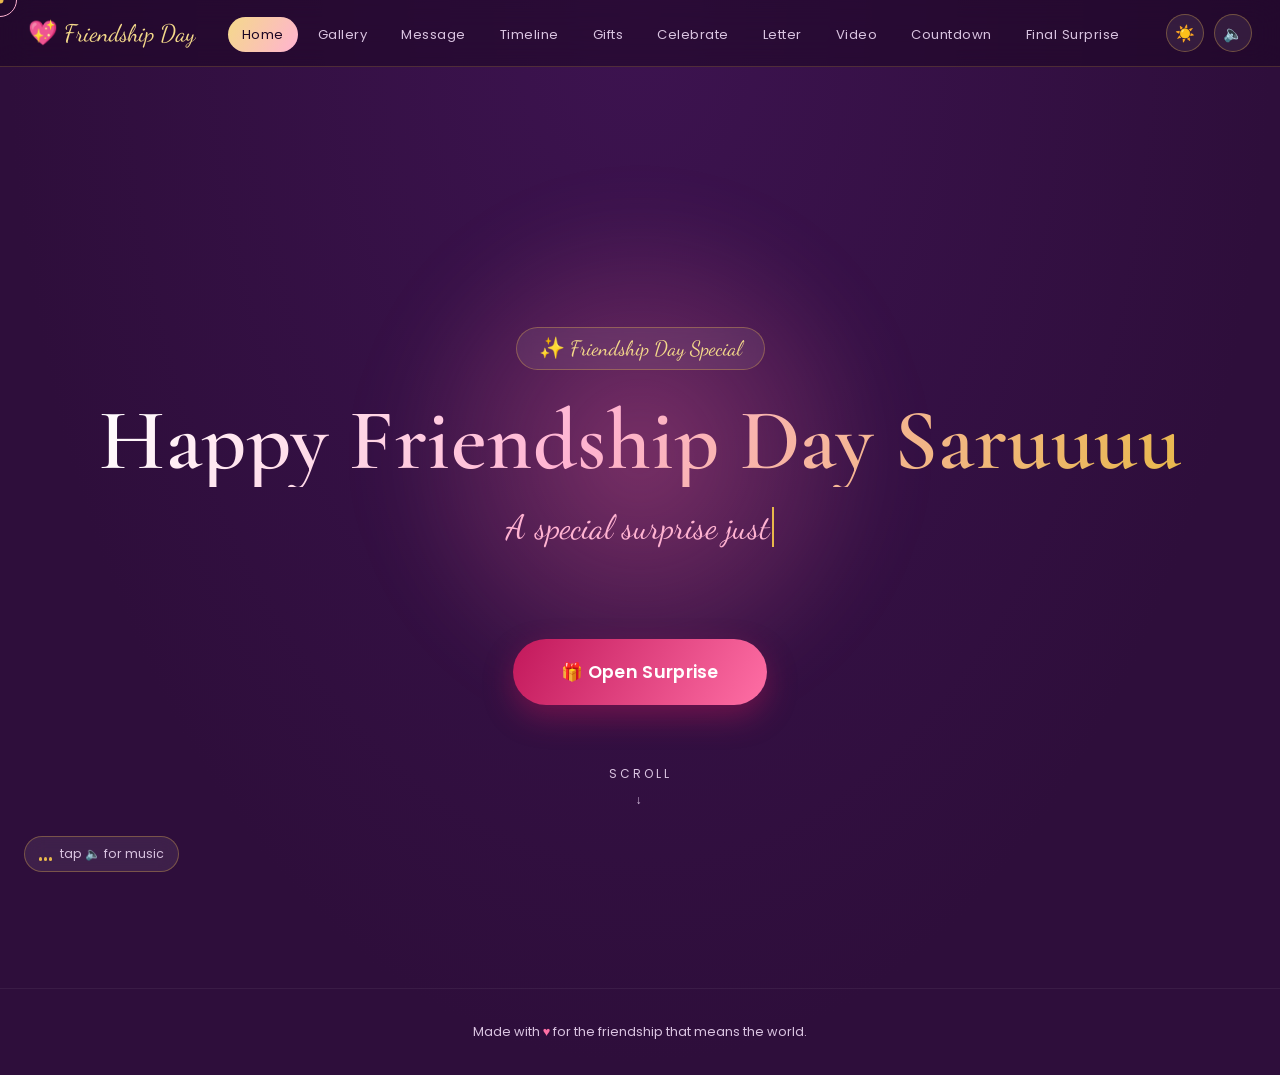
<file: index.html>
<!DOCTYPE html>
<html lang="en">
<head>
<meta charset="UTF-8">
<meta name="viewport" content="width=device-width, initial-scale=1.0">
<title>Happy Friendship Day ❤️ | A Surprise For You</title>
<meta name="description" content="A beautiful Friendship Day surprise — memories, messages, gifts, and a countdown, made just for you.">
<link rel="preconnect" href="https://fonts.googleapis.com">
<link rel="stylesheet" href="css/style.css">
</head>
<body>

  <div id="loading-screen">
    <div class="loader-heart">💗</div>
    <div class="loader-text">wrapping up something special…</div>
  </div>

  <div id="scroll-progress"></div>
  <canvas id="fx-canvas"></canvas>
  <div class="cursor-dot"></div>
  <div class="cursor-ring"></div>

  <nav class="navbar">
    <a href="index.html" class="nav-brand">💖 Friendship Day</a>
    <div class="nav-toggle" id="nav-toggle"><span></span><span></span><span></span></div>
    <ul class="nav-links">
      <li><a href="index.html">Home</a></li>
      <li><a href="gallery.html">Gallery</a></li>
      <li><a href="message.html">Message</a></li>
      <li><a href="timeline.html">Timeline</a></li>
      <li><a href="gifts.html">Gifts</a></li>
      <li><a href="celebrate.html">Celebrate</a></li>
      <li><a href="letter.html">Letter</a></li>
      <li><a href="video.html">Video</a></li>
      <li><a href="countdown.html">Countdown</a></li>
      <li><a href="final.html">Final Surprise</a></li>
    </ul>
    <div class="nav-controls">
      <button class="icon-btn" id="theme-toggle" aria-label="Toggle theme">☀️</button>
      <button class="icon-btn" id="music-toggle" aria-label="Toggle music">🔈</button>
    </div>
  </nav>

  <main>
    <section class="hero">
      <div class="hero-glow"></div>
      <div class="hero-badge">✨ Friendship Day Special</div>
      <h1>Happy Friendship Day Saruuuu</h1>
      <div id="typewriter" data-lines='["A special surprise just for you ❤️","Made with love, just for you 💫","Every friendship has a story… here is ours 💖"]'></div>
      <a href="gallery.html" class="btn btn-lg">
        <span>🎁 Open Surprise</span>
      </a>
      <div class="scroll-hint">scroll</div>
    </section>
  </main>

  <footer>
    Made with <span class="fh">♥</span> for the friendship that means the world.
  </footer>

  <div id="music-badge">
    <div class="eq paused"><span></span><span></span><span></span></div>
    tap 🔈 for music
  </div>
  <button id="back-to-top" aria-label="Back to top">↑</button>
  <audio id="bg-music" loop preload="none">
    <source src="assets/music/theme.mp3" type="audio/mpeg">
  </audio>

  <script src="js/script.js"></script>
</body>
</html>
</file>
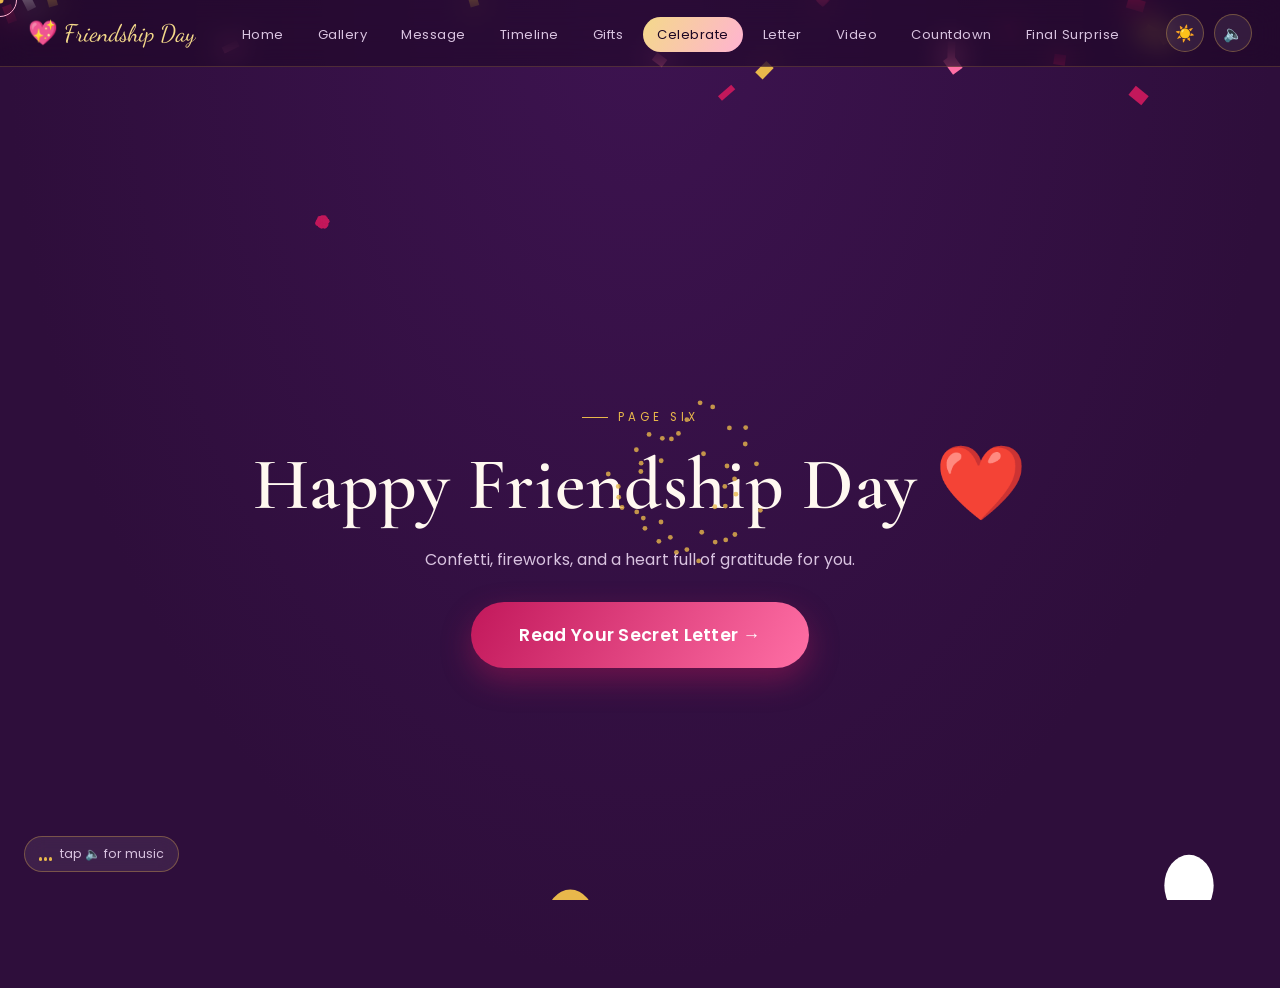
<file: celebrate.html>
<!DOCTYPE html>
<html lang="en">
<head>
<meta charset="UTF-8">
<meta name="viewport" content="width=device-width, initial-scale=1.0">
<title>Celebration | Happy Friendship Day ❤️</title>
<meta name="description" content="A little celebration, just for the two of you.">
<link rel="stylesheet" href="css/style.css">
</head>
<body>

  <div id="loading-screen"><div class="loader-heart">💗</div><div class="loader-text">setting off the fireworks…</div></div>
  <div id="scroll-progress"></div>
  <canvas id="fx-canvas"></canvas>
  <div class="cursor-dot"></div><div class="cursor-ring"></div>

  <nav class="navbar">
    <a href="index.html" class="nav-brand">💖 Friendship Day</a>
    <div class="nav-toggle" id="nav-toggle"><span></span><span></span><span></span></div>
    <ul class="nav-links">
      <li><a href="index.html">Home</a></li>
      <li><a href="gallery.html">Gallery</a></li>
      <li><a href="message.html">Message</a></li>
      <li><a href="timeline.html">Timeline</a></li>
      <li><a href="gifts.html">Gifts</a></li>
      <li><a href="celebrate.html">Celebrate</a></li>
      <li><a href="letter.html">Letter</a></li>
      <li><a href="video.html">Video</a></li>
      <li><a href="countdown.html">Countdown</a></li>
      <li><a href="final.html">Final Surprise</a></li>
    </ul>
    <div class="nav-controls">
      <button class="icon-btn" id="theme-toggle" aria-label="Toggle theme">☀️</button>
      <button class="icon-btn" id="music-toggle" aria-label="Toggle music">🔈</button>
    </div>
  </nav>

  <main>
    <section class="celebrate-stage">
      <div class="eyebrow">Page Six</div>
      <h1>Happy Friendship Day ❤️</h1>
      <p>Confetti, fireworks, and a heart full of gratitude for you.</p>
      <a href="letter.html" class="btn btn-lg"><span>Read Your Secret Letter →</span></a>
    </section>
  </main>

  <canvas id="celebrate-canvas"></canvas>

  <div id="music-badge"><div class="eq paused"><span></span><span></span><span></span></div>tap 🔈 for music</div>
  <button id="back-to-top" aria-label="Back to top">↑</button>
  <audio id="bg-music" loop preload="none"><source src="assets/music/theme.mp3" type="audio/mpeg"></audio>

  <script src="js/script.js"></script>
</body>
</html>
</file>
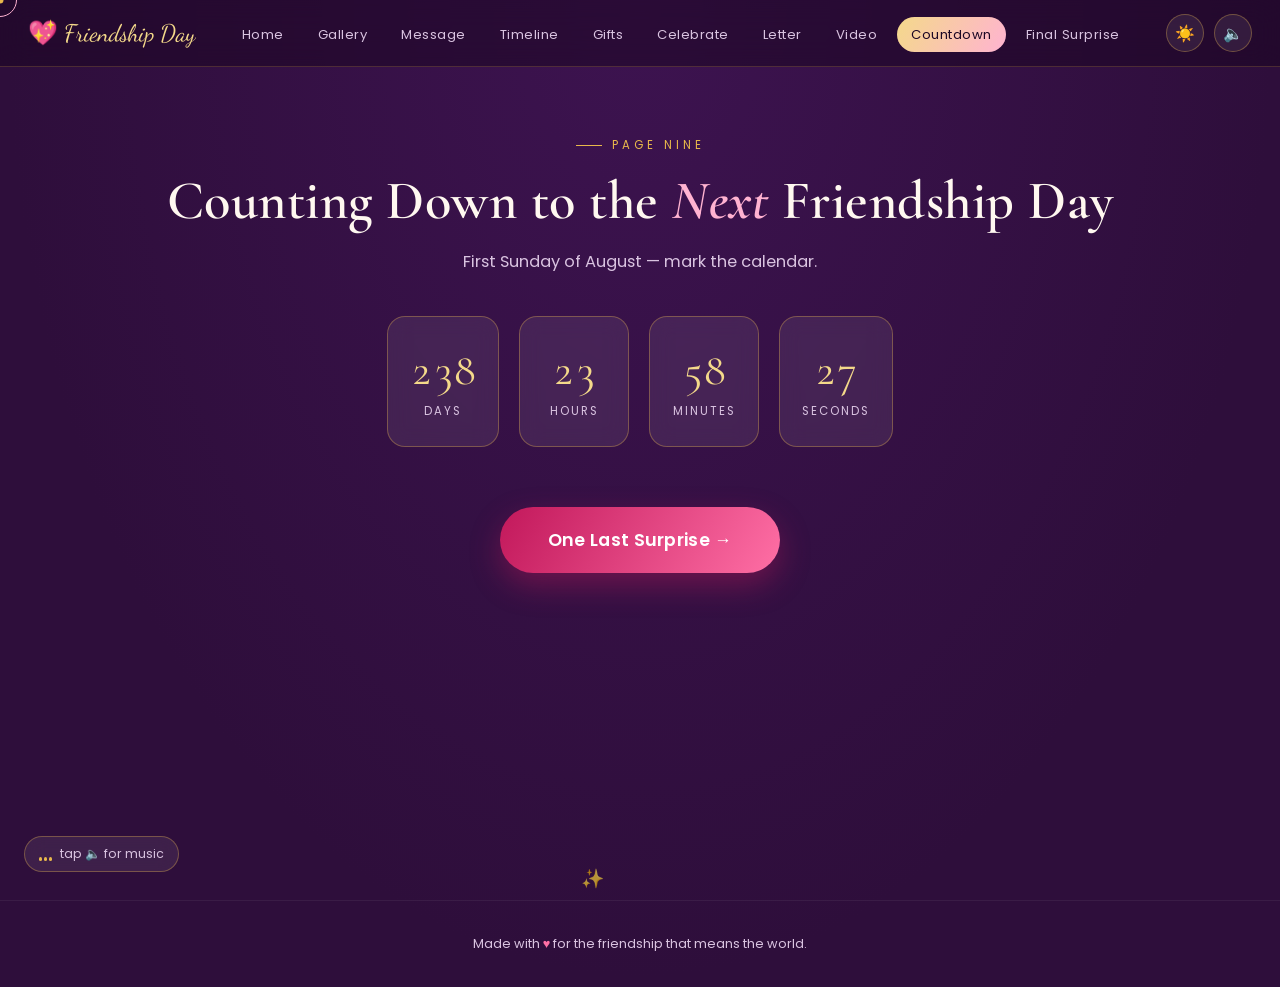
<file: countdown.html>
<!DOCTYPE html>
<html lang="en">
<head>
<meta charset="UTF-8">
<meta name="viewport" content="width=device-width, initial-scale=1.0">
<title>Countdown | Happy Friendship Day ❤️</title>
<meta name="description" content="Counting down to the next Friendship Day.">
<link rel="stylesheet" href="css/style.css">
</head>
<body>

  <div id="loading-screen"><div class="loader-heart">💗</div><div class="loader-text">winding the clock…</div></div>
  <div id="scroll-progress"></div>
  <canvas id="fx-canvas"></canvas>
  <div class="cursor-dot"></div><div class="cursor-ring"></div>

  <nav class="navbar">
    <a href="index.html" class="nav-brand">💖 Friendship Day</a>
    <div class="nav-toggle" id="nav-toggle"><span></span><span></span><span></span></div>
    <ul class="nav-links">
      <li><a href="index.html">Home</a></li>
      <li><a href="gallery.html">Gallery</a></li>
      <li><a href="message.html">Message</a></li>
      <li><a href="timeline.html">Timeline</a></li>
      <li><a href="gifts.html">Gifts</a></li>
      <li><a href="celebrate.html">Celebrate</a></li>
      <li><a href="letter.html">Letter</a></li>
      <li><a href="video.html">Video</a></li>
      <li><a href="countdown.html">Countdown</a></li>
      <li><a href="final.html">Final Surprise</a></li>
    </ul>
    <div class="nav-controls">
      <button class="icon-btn" id="theme-toggle" aria-label="Toggle theme">☀️</button>
      <button class="icon-btn" id="music-toggle" aria-label="Toggle music">🔈</button>
    </div>
  </nav>

  <main>
    <section class="page-section countdown-wrap">
      <div class="eyebrow" style="justify-content:center;">Page Nine</div>
      <h2 class="section-title">Counting Down to the <em>Next</em> Friendship Day</h2>
      <p class="section-sub" style="margin:0 auto 10px;">First Sunday of August — mark the calendar.</p>

      <div class="countdown-grid" id="countdown">
        <div class="count-box"><div class="num" id="cd-days">00</div><div class="label">Days</div></div>
        <div class="count-box"><div class="num" id="cd-hours">00</div><div class="label">Hours</div></div>
        <div class="count-box"><div class="num" id="cd-mins">00</div><div class="label">Minutes</div></div>
        <div class="count-box"><div class="num" id="cd-secs">00</div><div class="label">Seconds</div></div>
      </div>

      <div style="margin-top:60px;">
        <a href="final.html" class="btn btn-lg"><span>One Last Surprise →</span></a>
      </div>
    </section>
  </main>

  <footer>Made with <span class="fh">♥</span> for the friendship that means the world.</footer>

  <div id="music-badge"><div class="eq paused"><span></span><span></span><span></span></div>tap 🔈 for music</div>
  <button id="back-to-top" aria-label="Back to top">↑</button>
  <audio id="bg-music" loop preload="none"><source src="assets/music/theme.mp3" type="audio/mpeg"></audio>

  <script src="js/script.js"></script>
</body>
</html>
</file>
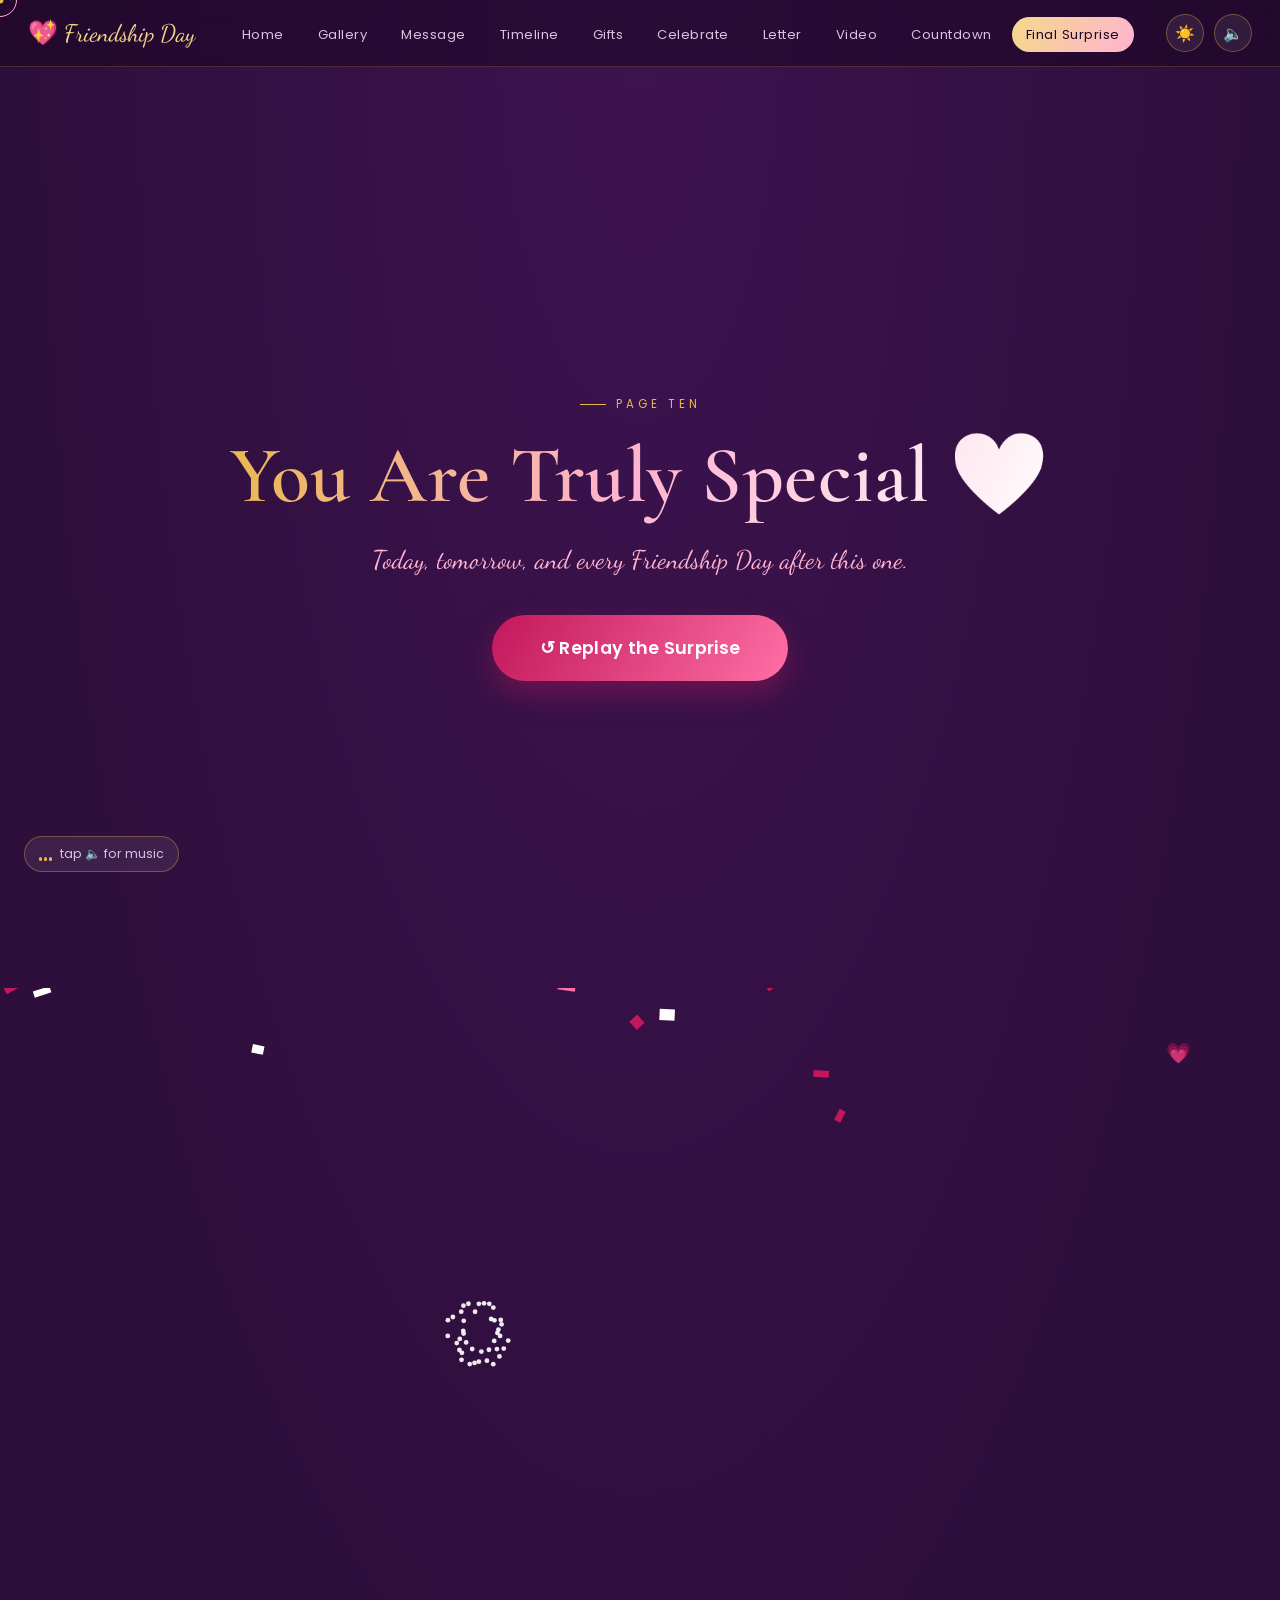
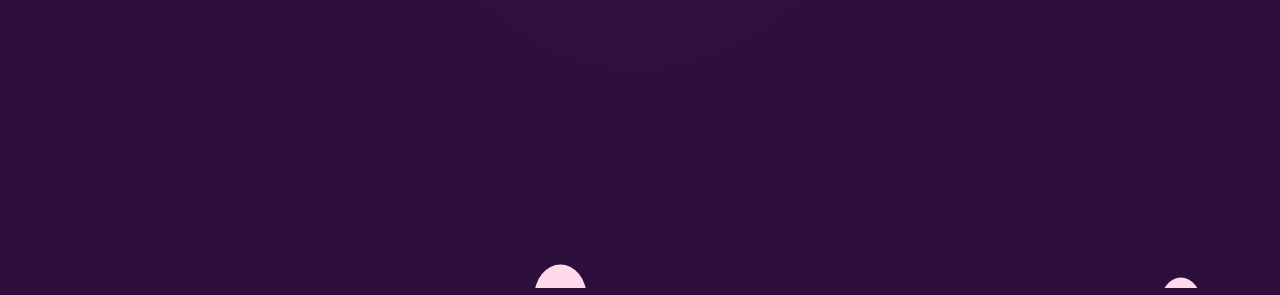
<file: final.html>
<!DOCTYPE html>
<html lang="en">
<head>
<meta charset="UTF-8">
<meta name="viewport" content="width=device-width, initial-scale=1.0">
<title>You Are Truly Special | Happy Friendship Day ❤️</title>
<meta name="description" content="One final surprise, saved for last.">
<link rel="stylesheet" href="css/style.css">
</head>
<body>

  <div id="loading-screen"><div class="loader-heart">💗</div><div class="loader-text">saving the best for last…</div></div>
  <div id="scroll-progress"></div>
  <canvas id="fx-canvas"></canvas>
  <div class="cursor-dot"></div><div class="cursor-ring"></div>

  <nav class="navbar">
    <a href="index.html" class="nav-brand">💖 Friendship Day</a>
    <div class="nav-toggle" id="nav-toggle"><span></span><span></span><span></span></div>
    <ul class="nav-links">
      <li><a href="index.html">Home</a></li>
      <li><a href="gallery.html">Gallery</a></li>
      <li><a href="message.html">Message</a></li>
      <li><a href="timeline.html">Timeline</a></li>
      <li><a href="gifts.html">Gifts</a></li>
      <li><a href="celebrate.html">Celebrate</a></li>
      <li><a href="letter.html">Letter</a></li>
      <li><a href="video.html">Video</a></li>
      <li><a href="countdown.html">Countdown</a></li>
      <li><a href="final.html">Final Surprise</a></li>
    </ul>
    <div class="nav-controls">
      <button class="icon-btn" id="theme-toggle" aria-label="Toggle theme">☀️</button>
      <button class="icon-btn" id="music-toggle" aria-label="Toggle music">🔈</button>
    </div>
  </nav>

  <main>
    <section class="final-stage">
      <div class="eyebrow">Page Ten</div>
      <h1>You Are Truly Special ❤️</h1>
      <p>Today, tomorrow, and every Friendship Day after this one.</p>
      <button class="btn btn-lg" id="replay-btn"><span>↺ Replay the Surprise</span></button>
    </section>
  </main>

  <canvas id="final-canvas"></canvas>

  <div id="music-badge"><div class="eq paused"><span></span><span></span><span></span></div>tap 🔈 for music</div>
  <audio id="bg-music" loop preload="none"><source src="assets/music/theme.mp3" type="audio/mpeg"></audio>

  <script src="js/script.js"></script>
</body>
</html>
</file>
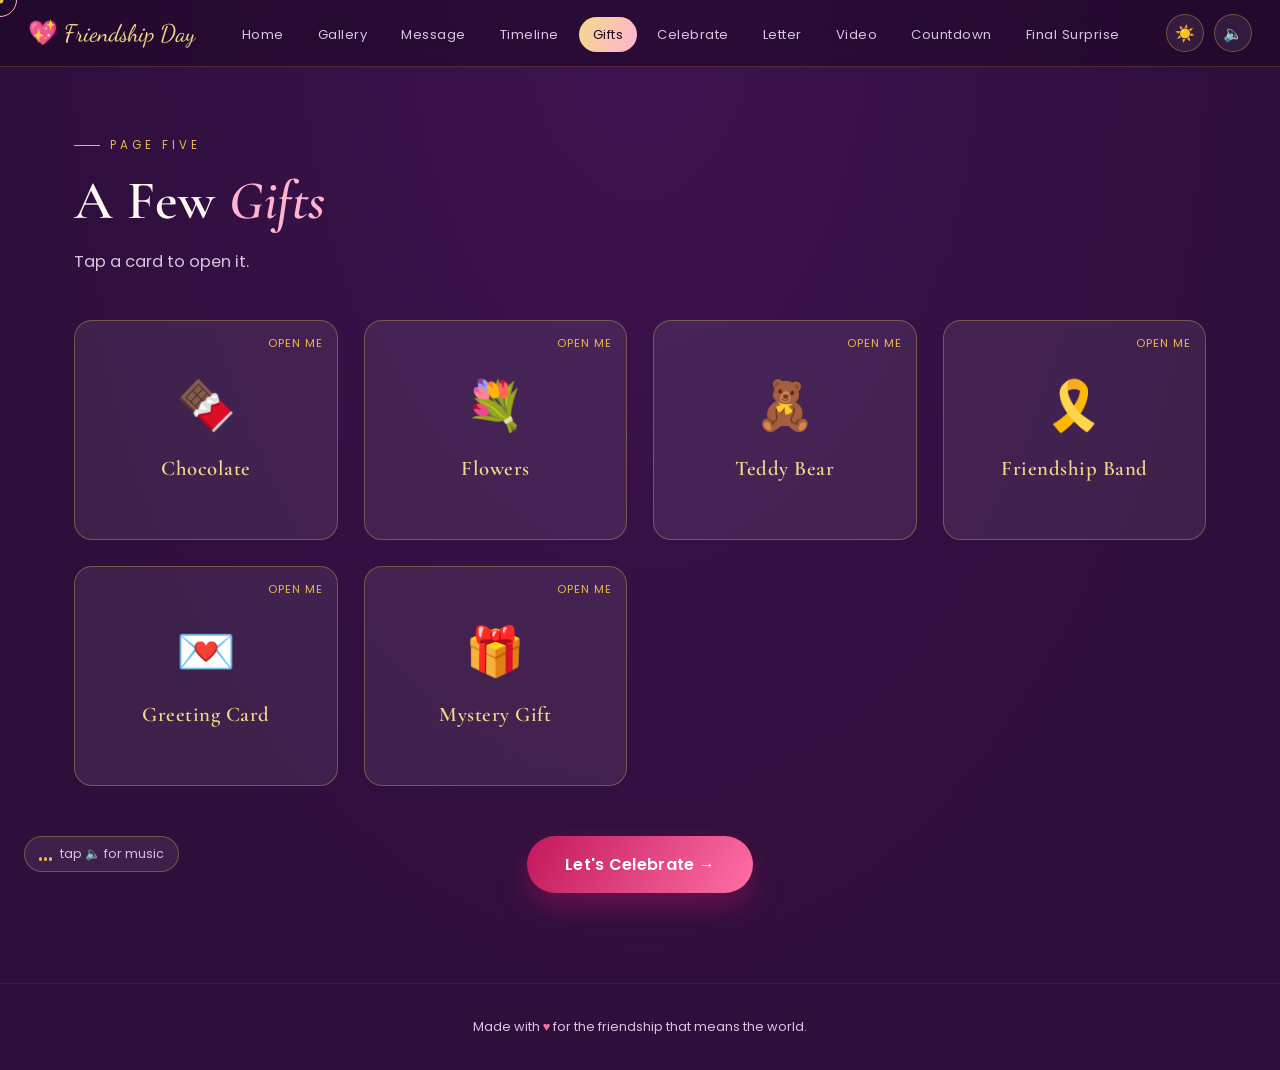
<file: gifts.html>
<!DOCTYPE html>
<html lang="en">
<head>
<meta charset="UTF-8">
<meta name="viewport" content="width=device-width, initial-scale=1.0">
<title>Gifts | Happy Friendship Day ❤️</title>
<meta name="description" content="A few little gifts, just for you.">
<link rel="stylesheet" href="css/style.css">
</head>
<body>

  <div id="loading-screen"><div class="loader-heart">💗</div><div class="loader-text">wrapping the gifts…</div></div>
  <div id="scroll-progress"></div>
  <canvas id="fx-canvas"></canvas>
  <div class="cursor-dot"></div><div class="cursor-ring"></div>

  <nav class="navbar">
    <a href="index.html" class="nav-brand">💖 Friendship Day</a>
    <div class="nav-toggle" id="nav-toggle"><span></span><span></span><span></span></div>
    <ul class="nav-links">
      <li><a href="index.html">Home</a></li>
      <li><a href="gallery.html">Gallery</a></li>
      <li><a href="message.html">Message</a></li>
      <li><a href="timeline.html">Timeline</a></li>
      <li><a href="gifts.html">Gifts</a></li>
      <li><a href="celebrate.html">Celebrate</a></li>
      <li><a href="letter.html">Letter</a></li>
      <li><a href="video.html">Video</a></li>
      <li><a href="countdown.html">Countdown</a></li>
      <li><a href="final.html">Final Surprise</a></li>
    </ul>
    <div class="nav-controls">
      <button class="icon-btn" id="theme-toggle" aria-label="Toggle theme">☀️</button>
      <button class="icon-btn" id="music-toggle" aria-label="Toggle music">🔈</button>
    </div>
  </nav>

  <main>
    <section class="page-section">
      <div class="eyebrow">Page Five</div>
      <h2 class="section-title">A Few <em>Gifts</em></h2>
      <p class="section-sub">Tap a card to open it.</p>

      <div class="gift-grid">
        <div class="gift-card"><span class="ribbon">open me</span><div class="gift-icon">🍫</div><h3>Chocolate</h3><p>Something sweet, because you make ordinary days a little sweeter.</p></div>
        <div class="gift-card"><span class="ribbon">open me</span><div class="gift-icon">💐</div><h3>Flowers</h3><p>A bouquet for a friendship that keeps blooming, year after year.</p></div>
        <div class="gift-card"><span class="ribbon">open me</span><div class="gift-icon">🧸</div><h3>Teddy Bear</h3><p>Soft, silly, and always there — just like you.</p></div>
        <div class="gift-card"><span class="ribbon">open me</span><div class="gift-icon">🎗️</div><h3>Friendship Band</h3><p>Tie it on and remember: this bond doesn't come undone easily.</p></div>
        <div class="gift-card"><span class="ribbon">open me</span><div class="gift-icon">💌</div><h3>Greeting Card</h3><p>A handwritten note that says what a hundred texts couldn't.</p></div>
        <div class="gift-card"><span class="ribbon">open me</span><div class="gift-icon">🎁</div><h3>Mystery Gift</h3><p>The best kind — because you've earned a surprise too.</p></div>
      </div>

      <div style="text-align:center; margin-top:50px;">
        <a href="celebrate.html" class="btn"><span>Let's Celebrate →</span></a>
      </div>
    </section>
  </main>

  <footer>Made with <span class="fh">♥</span> for the friendship that means the world.</footer>

  <div id="music-badge"><div class="eq paused"><span></span><span></span><span></span></div>tap 🔈 for music</div>
  <button id="back-to-top" aria-label="Back to top">↑</button>
  <audio id="bg-music" loop preload="none"><source src="assets/music/theme.mp3" type="audio/mpeg"></audio>

  <script src="js/script.js"></script>
</body>
</html>
</file>
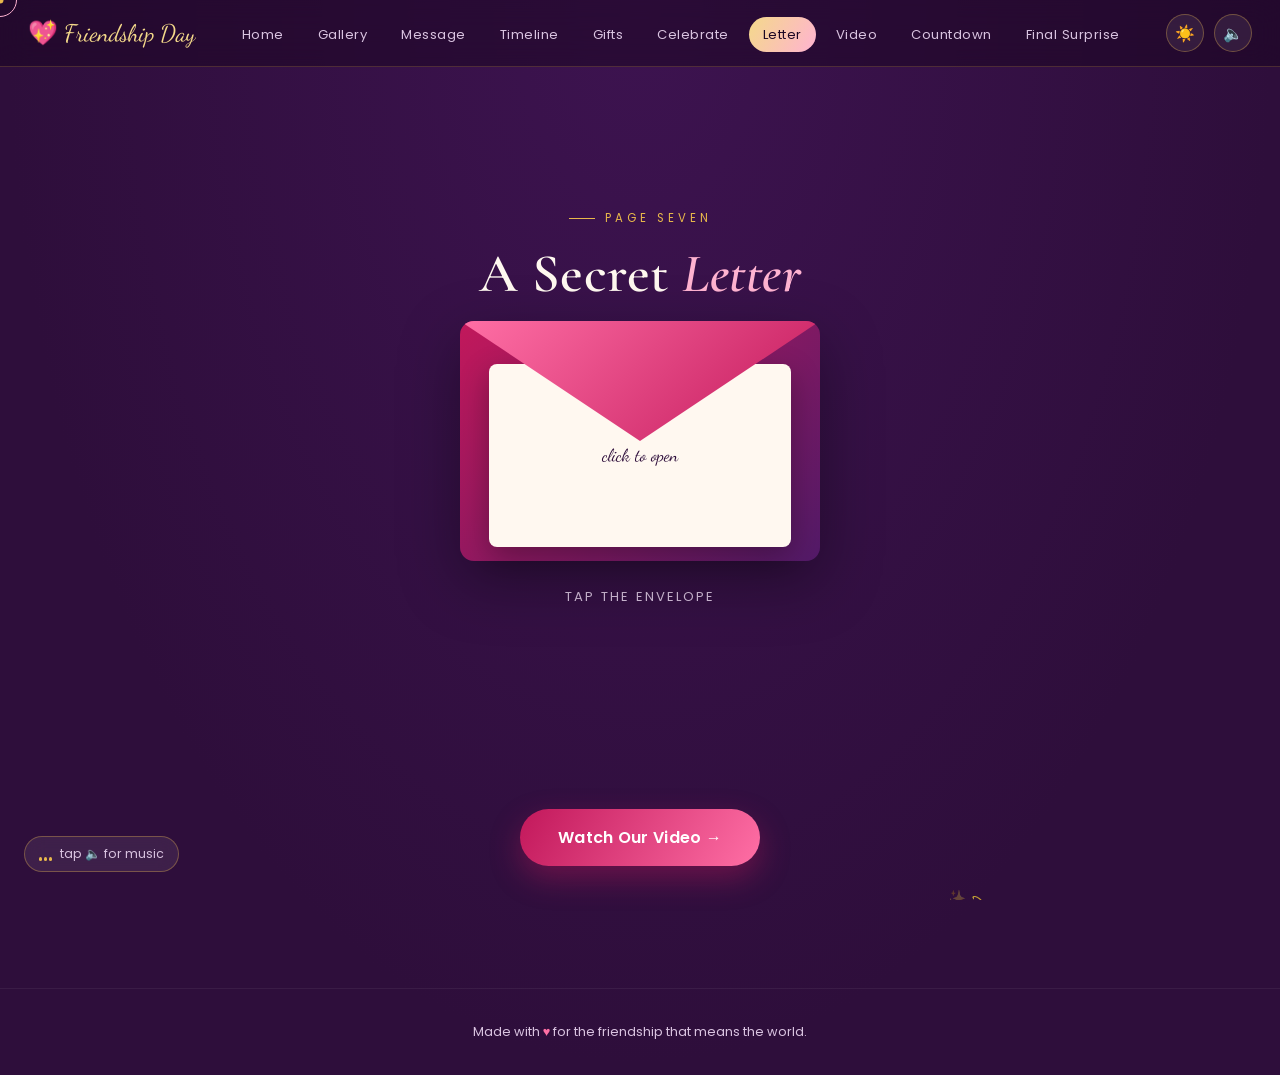
<file: letter.html>
<!DOCTYPE html>
<html lang="en">
<head>
<meta charset="UTF-8">
<meta name="viewport" content="width=device-width, initial-scale=1.0">
<title>Secret Letter | Happy Friendship Day ❤️</title>
<meta name="description" content="A secret letter, sealed just for you.">
<link rel="stylesheet" href="css/style.css">
</head>
<body>

  <div id="loading-screen"><div class="loader-heart">💗</div><div class="loader-text">sealing the envelope…</div></div>
  <div id="scroll-progress"></div>
  <canvas id="fx-canvas"></canvas>
  <div class="cursor-dot"></div><div class="cursor-ring"></div>

  <nav class="navbar">
    <a href="index.html" class="nav-brand">💖 Friendship Day</a>
    <div class="nav-toggle" id="nav-toggle"><span></span><span></span><span></span></div>
    <ul class="nav-links">
      <li><a href="index.html">Home</a></li>
      <li><a href="gallery.html">Gallery</a></li>
      <li><a href="message.html">Message</a></li>
      <li><a href="timeline.html">Timeline</a></li>
      <li><a href="gifts.html">Gifts</a></li>
      <li><a href="celebrate.html">Celebrate</a></li>
      <li><a href="letter.html">Letter</a></li>
      <li><a href="video.html">Video</a></li>
      <li><a href="countdown.html">Countdown</a></li>
      <li><a href="final.html">Final Surprise</a></li>
    </ul>
    <div class="nav-controls">
      <button class="icon-btn" id="theme-toggle" aria-label="Toggle theme">☀️</button>
      <button class="icon-btn" id="music-toggle" aria-label="Toggle music">🔈</button>
    </div>
  </nav>

  <main>
    <section class="letter-stage">
      <div class="eyebrow">Page Seven</div>
      <h2 class="section-title">A Secret <em>Letter</em></h2>

      <div class="envelope" id="envelope">
        <div class="back"></div>
        <div class="paper">click to open</div>
        <div class="flap"></div>
      </div>
      <div class="envelope-hint">tap the envelope</div>

      <div class="letter-full" id="letter-full">
        <p id="letter-text" data-message="Dear friend,

I don't say this enough, so let me say it today: thank you.

Thank you for the laughter, the late-night talks, and for showing up when it mattered most.

Distance and time have never changed a thing between us, and I hope they never will.

Here's to more memories, more inside jokes, and many more Friendship Days together.

Happy Friendship Day. I'm so lucky to have you.

With love, always."></p>
      </div>

      <div style="text-align:center; margin-top:50px;">
        <a href="video.html" class="btn"><span>Watch Our Video →</span></a>
      </div>
    </section>
  </main>

  <footer>Made with <span class="fh">♥</span> for the friendship that means the world.</footer>

  <div id="music-badge"><div class="eq paused"><span></span><span></span><span></span></div>tap 🔈 for music</div>
  <button id="back-to-top" aria-label="Back to top">↑</button>
  <audio id="bg-music" loop preload="none"><source src="assets/music/theme.mp3" type="audio/mpeg"></audio>

  <script src="js/script.js"></script>
</body>
</html>
</file>
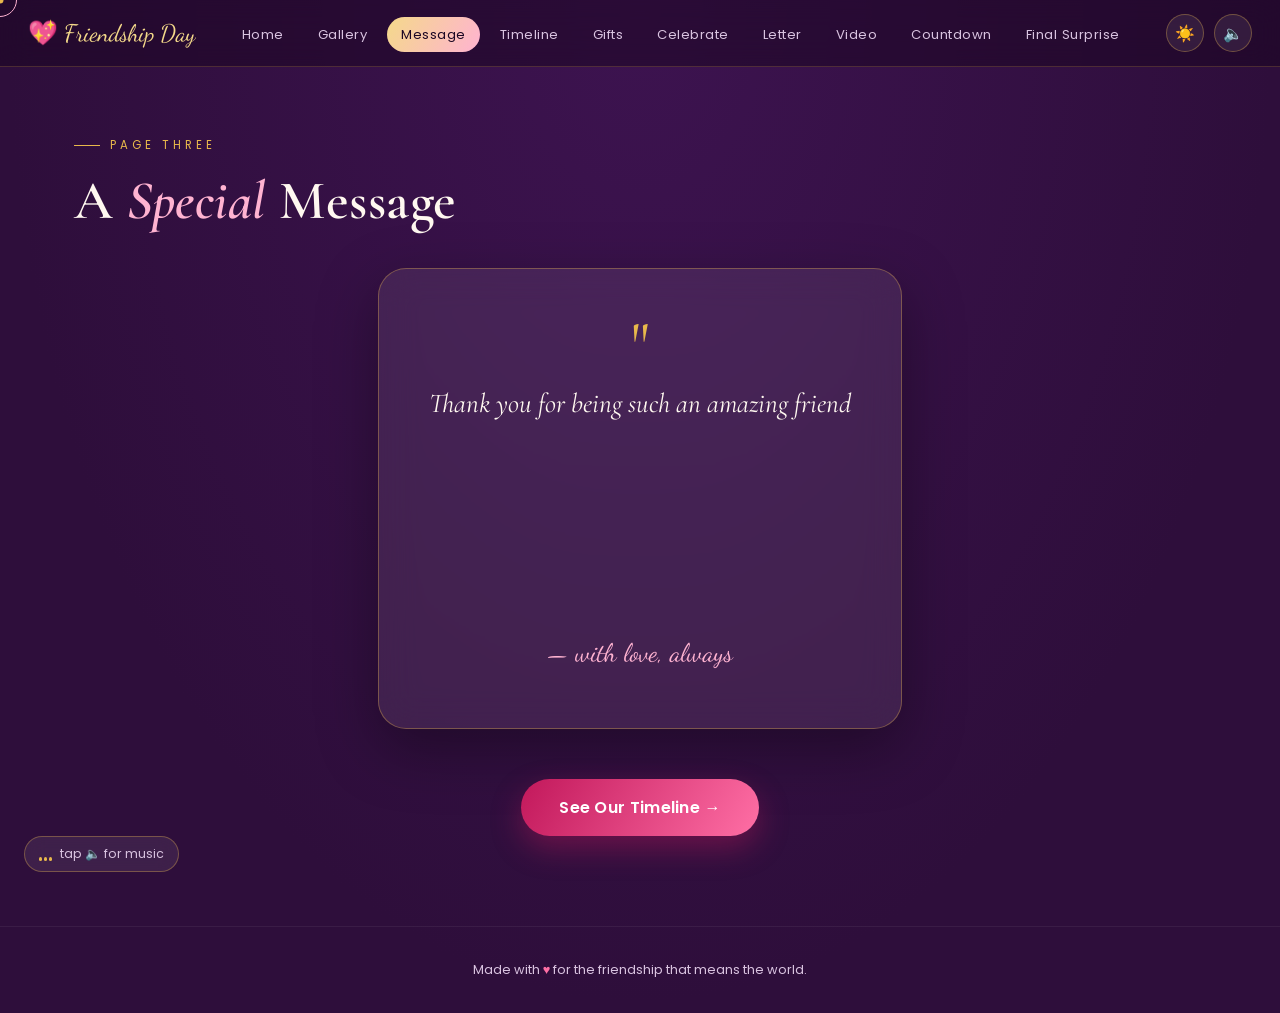
<file: message.html>
<!DOCTYPE html>
<html lang="en">
<head>
<meta charset="UTF-8">
<meta name="viewport" content="width=device-width, initial-scale=1.0">
<title>Special Message | Happy Friendship Day ❤️</title>
<meta name="description" content="A heartfelt message, just for you.">
<link rel="stylesheet" href="css/style.css">
</head>
<body>

  <div id="loading-screen"><div class="loader-heart">💗</div><div class="loader-text">finding the right words…</div></div>
  <div id="scroll-progress"></div>
  <canvas id="fx-canvas"></canvas>
  <div class="cursor-dot"></div><div class="cursor-ring"></div>

  <nav class="navbar">
    <a href="index.html" class="nav-brand">💖 Friendship Day</a>
    <div class="nav-toggle" id="nav-toggle"><span></span><span></span><span></span></div>
    <ul class="nav-links">
      <li><a href="index.html">Home</a></li>
      <li><a href="gallery.html">Gallery</a></li>
      <li><a href="message.html">Message</a></li>
      <li><a href="timeline.html">Timeline</a></li>
      <li><a href="gifts.html">Gifts</a></li>
      <li><a href="celebrate.html">Celebrate</a></li>
      <li><a href="letter.html">Letter</a></li>
      <li><a href="video.html">Video</a></li>
      <li><a href="countdown.html">Countdown</a></li>
      <li><a href="final.html">Final Surprise</a></li>
    </ul>
    <div class="nav-controls">
      <button class="icon-btn" id="theme-toggle" aria-label="Toggle theme">☀️</button>
      <button class="icon-btn" id="music-toggle" aria-label="Toggle music">🔈</button>
    </div>
  </nav>

  <main>
    <section class="page-section">
      <div class="eyebrow">Page Three</div>
      <h2 class="section-title">A <em>Special</em> Message</h2>
      <div class="message-wrap">
        <div class="glass-card">
          <span class="quote-mark">"</span>
          <div id="message-type" data-message="Thank you for being such an amazing friend.

Every memory with you is priceless.

May our friendship always stay strong forever.

Happy Friendship Day ❤️"></div>
          <div class="signature">— with love, always</div>
        </div>
      </div>
      <div style="text-align:center; margin-top:50px;">
        <a href="timeline.html" class="btn"><span>See Our Timeline →</span></a>
      </div>
    </section>
  </main>

  <footer>Made with <span class="fh">♥</span> for the friendship that means the world.</footer>

  <div id="music-badge"><div class="eq paused"><span></span><span></span><span></span></div>tap 🔈 for music</div>
  <button id="back-to-top" aria-label="Back to top">↑</button>
  <audio id="bg-music" loop preload="none"><source src="assets/music/theme.mp3" type="audio/mpeg"></audio>

  <script src="js/script.js"></script>
</body>
</html>
</file>
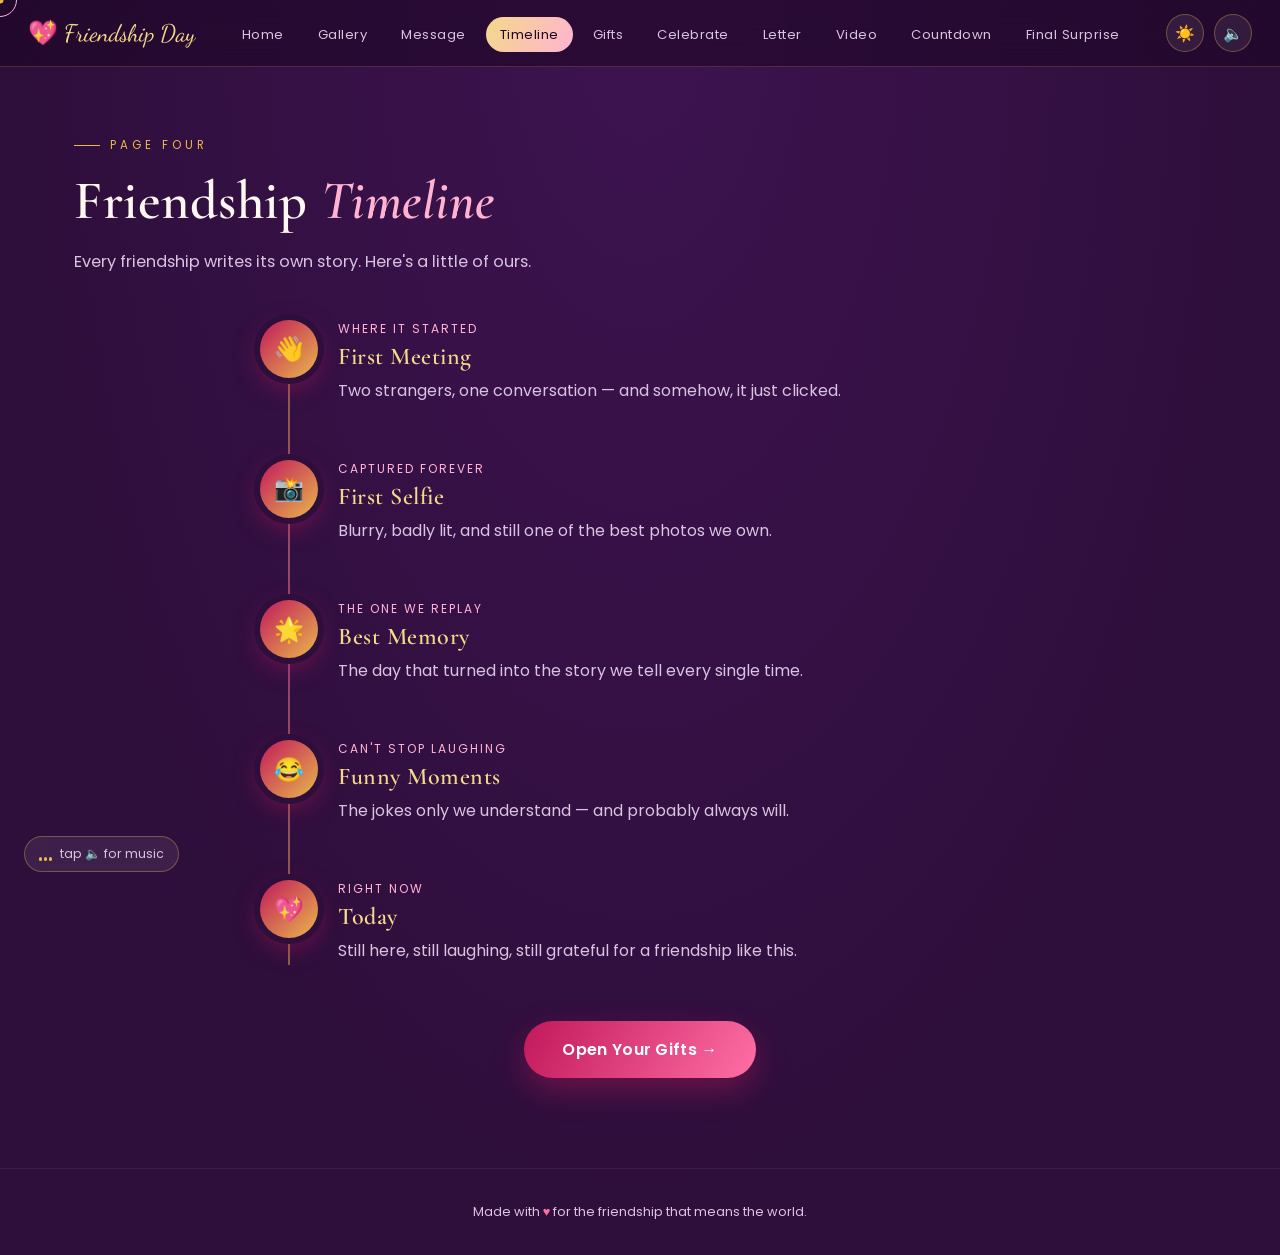
<file: timeline.html>
<!DOCTYPE html>
<html lang="en">
<head>
<meta charset="UTF-8">
<meta name="viewport" content="width=device-width, initial-scale=1.0">
<title>Friendship Timeline | Happy Friendship Day ❤️</title>
<meta name="description" content="A timeline of the moments that made this friendship.">
<link rel="stylesheet" href="css/style.css">
</head>
<body>

  <div id="loading-screen"><div class="loader-heart">💗</div><div class="loader-text">rewinding the memories…</div></div>
  <div id="scroll-progress"></div>
  <canvas id="fx-canvas"></canvas>
  <div class="cursor-dot"></div><div class="cursor-ring"></div>

  <nav class="navbar">
    <a href="index.html" class="nav-brand">💖 Friendship Day</a>
    <div class="nav-toggle" id="nav-toggle"><span></span><span></span><span></span></div>
    <ul class="nav-links">
      <li><a href="index.html">Home</a></li>
      <li><a href="gallery.html">Gallery</a></li>
      <li><a href="message.html">Message</a></li>
      <li><a href="timeline.html">Timeline</a></li>
      <li><a href="gifts.html">Gifts</a></li>
      <li><a href="celebrate.html">Celebrate</a></li>
      <li><a href="letter.html">Letter</a></li>
      <li><a href="video.html">Video</a></li>
      <li><a href="countdown.html">Countdown</a></li>
      <li><a href="final.html">Final Surprise</a></li>
    </ul>
    <div class="nav-controls">
      <button class="icon-btn" id="theme-toggle" aria-label="Toggle theme">☀️</button>
      <button class="icon-btn" id="music-toggle" aria-label="Toggle music">🔈</button>
    </div>
  </nav>

  <main>
    <section class="page-section">
      <div class="eyebrow">Page Four</div>
      <h2 class="section-title">Friendship <em>Timeline</em></h2>
      <p class="section-sub">Every friendship writes its own story. Here's a little of ours.</p>

      <div class="timeline">
        <div class="tl-item">
          <div class="tl-icon">👋</div>
          <span class="tl-date">Where it started</span>
          <h3>First Meeting</h3>
          <p>Two strangers, one conversation — and somehow, it just clicked.</p>
        </div>
        <div class="tl-item">
          <div class="tl-icon">📸</div>
          <span class="tl-date">Captured forever</span>
          <h3>First Selfie</h3>
          <p>Blurry, badly lit, and still one of the best photos we own.</p>
        </div>
        <div class="tl-item">
          <div class="tl-icon">🌟</div>
          <span class="tl-date">The one we replay</span>
          <h3>Best Memory</h3>
          <p>The day that turned into the story we tell every single time.</p>
        </div>
        <div class="tl-item">
          <div class="tl-icon">😂</div>
          <span class="tl-date">Can't stop laughing</span>
          <h3>Funny Moments</h3>
          <p>The jokes only we understand — and probably always will.</p>
        </div>
        <div class="tl-item">
          <div class="tl-icon">💖</div>
          <span class="tl-date">Right now</span>
          <h3>Today</h3>
          <p>Still here, still laughing, still grateful for a friendship like this.</p>
        </div>
      </div>

      <div style="text-align:center; margin-top:50px;">
        <a href="gifts.html" class="btn"><span>Open Your Gifts →</span></a>
      </div>
    </section>
  </main>

  <footer>Made with <span class="fh">♥</span> for the friendship that means the world.</footer>

  <div id="music-badge"><div class="eq paused"><span></span><span></span><span></span></div>tap 🔈 for music</div>
  <button id="back-to-top" aria-label="Back to top">↑</button>
  <audio id="bg-music" loop preload="none"><source src="assets/music/theme.mp3" type="audio/mpeg"></audio>

  <script src="js/script.js"></script>
</body>
</html>
</file>
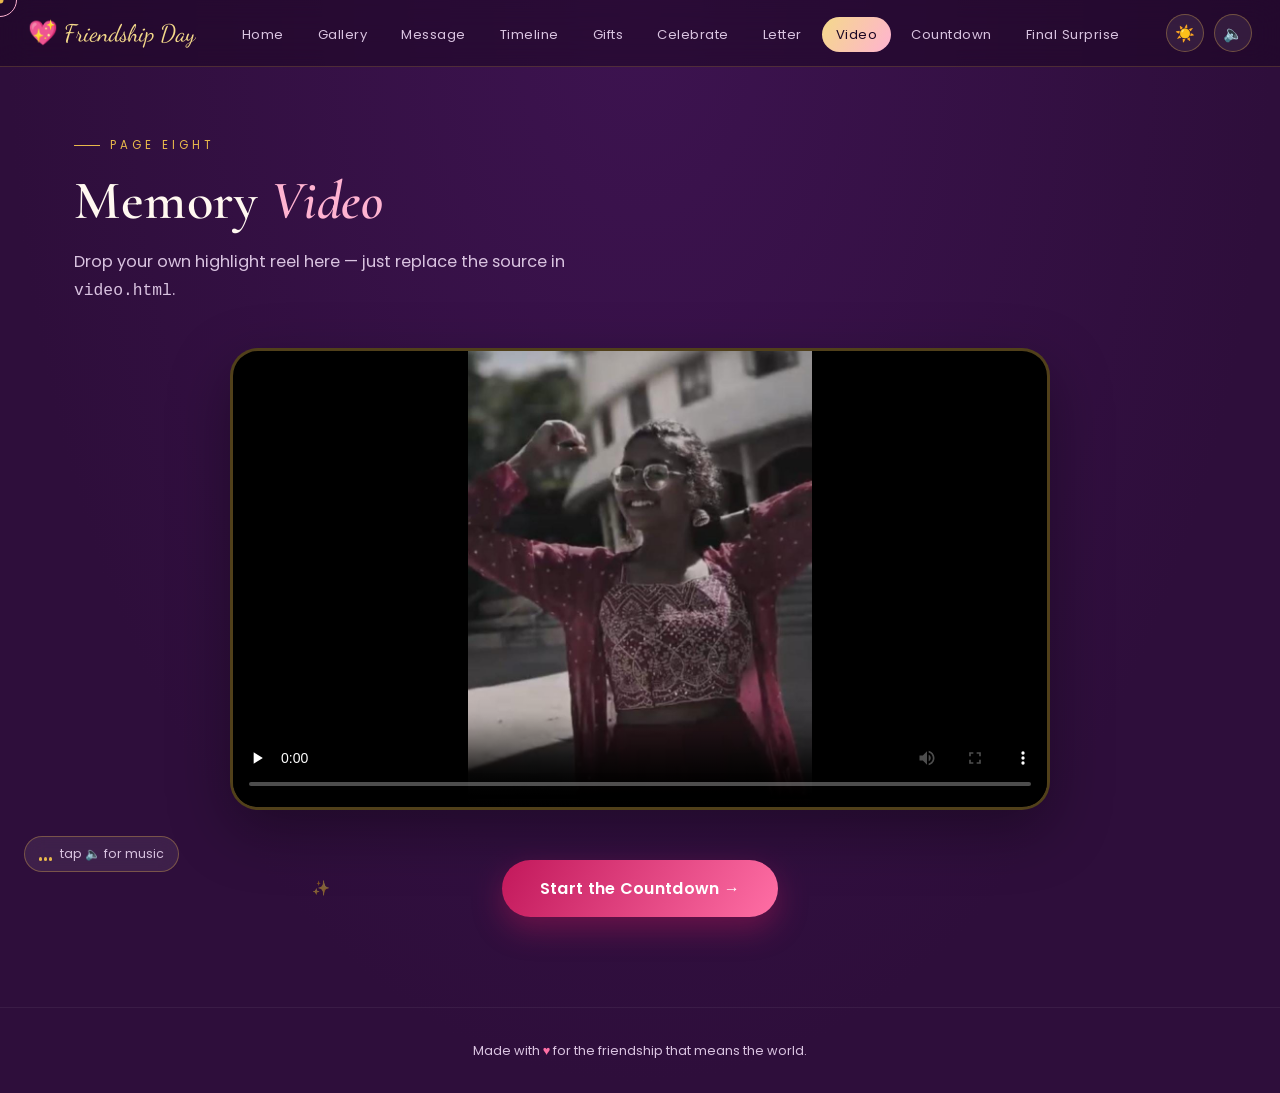
<file: video.html>
<!DOCTYPE html>
<html lang="en">
<head>
<meta charset="UTF-8">
<meta name="viewport" content="width=device-width, initial-scale=1.0">
<title>Memory Video | Happy Friendship Day ❤️</title>
<meta name="description" content="A little video, to relive the moments.">
<link rel="stylesheet" href="css/style.css">
</head>
<body>

  <div id="loading-screen"><div class="loader-heart">💗</div><div class="loader-text">loading the reel…</div></div>
  <div id="scroll-progress"></div>
  <canvas id="fx-canvas"></canvas>
  <div class="cursor-dot"></div><div class="cursor-ring"></div>

  <nav class="navbar">
    <a href="index.html" class="nav-brand">💖 Friendship Day</a>
    <div class="nav-toggle" id="nav-toggle"><span></span><span></span><span></span></div>
    <ul class="nav-links">
      <li><a href="index.html">Home</a></li>
      <li><a href="gallery.html">Gallery</a></li>
      <li><a href="message.html">Message</a></li>
      <li><a href="timeline.html">Timeline</a></li>
      <li><a href="gifts.html">Gifts</a></li>
      <li><a href="celebrate.html">Celebrate</a></li>
      <li><a href="letter.html">Letter</a></li>
      <li><a href="video.html">Video</a></li>
      <li><a href="countdown.html">Countdown</a></li>
      <li><a href="final.html">Final Surprise</a></li>
    </ul>
    <div class="nav-controls">
      <button class="icon-btn" id="theme-toggle" aria-label="Toggle theme">☀️</button>
      <button class="icon-btn" id="music-toggle" aria-label="Toggle music">🔈</button>
    </div>
  </nav>

  <main>
    <section class="page-section">
      <div class="eyebrow">Page Eight</div>
      <h2 class="section-title">Memory <em>Video</em></h2>
      <p class="section-sub">Drop your own highlight reel here — just replace the source in <code>video.html</code>.</p>

      <div class="video-frame">
        <video controls poster="assets/images/photo3.jpg" preload="none">
          <source src="assets/videos/memories.mp4" type="video/mp4">
          Your browser doesn't support embedded video.
        </video>
      </div>

      <div style="text-align:center; margin-top:50px;">
        <a href="countdown.html" class="btn"><span>Start the Countdown →</span></a>
      </div>
    </section>
  </main>

  <footer>Made with <span class="fh">♥</span> for the friendship that means the world.</footer>

  <div id="music-badge"><div class="eq paused"><span></span><span></span><span></span></div>tap 🔈 for music</div>
  <button id="back-to-top" aria-label="Back to top">↑</button>
  <audio id="bg-music" loop preload="none"><source src="assets/music/theme.mp3" type="audio/mpeg"></audio>

  <script src="js/script.js"></script>
</body>
</html>
</file>
<file: css/style.css>
/* ==========================================================================
   Happy Friendship Day — Stylesheet
   Palette: Plum #2E0E3B · Magenta #C2185B · Rose #FF6FA5 · Blush #FFD9EC
            Gold #E8B84B · Cream #FFF8F0
   Type: 'Cormorant Garamond' (display) · 'Poppins' (body/UI) · 'Dancing Script' (script)
   ========================================================================== */

@import url('https://fonts.googleapis.com/css2?family=Cormorant+Garamond:ital,wght@0,400;0,500;0,600;0,700;1,500&family=Poppins:wght@300;400;500;600;700&family=Dancing+Script:wght@500;600;700&display=swap');

:root{
  --plum-950:#1c0724;
  --plum-900:#2e0e3b;
  --plum-800:#3d1350;
  --plum-700:#521a68;
  --magenta:#c2185b;
  --rose:#ff6fa5;
  --rose-soft:#ffb3d1;
  --blush:#ffd9ec;
  --gold:#e8b84b;
  --gold-soft:#f4d98a;
  --cream:#fff8f0;
  --white:#ffffff;

  --bg: var(--plum-900);
  --bg-2: var(--plum-800);
  --text: var(--cream);
  --text-dim: #d9c3e0;
  --card-bg: rgba(255,255,255,0.08);
  --card-border: rgba(232,184,75,0.35);

  --font-display:'Cormorant Garamond', serif;
  --font-body:'Poppins', sans-serif;
  --font-script:'Dancing Script', cursive;

  --radius-lg: 28px;
  --radius-md: 18px;
  --radius-sm: 10px;

  --shadow-soft: 0 20px 60px rgba(0,0,0,0.35);
  --transition: 0.4s cubic-bezier(.22,.85,.4,1);
}

[data-theme="light"]{
  --bg:#fff3f8;
  --bg-2:#ffe4f0;
  --text:#3a1030;
  --text-dim:#7a4a68;
  --card-bg: rgba(255,255,255,0.55);
  --card-border: rgba(194,24,91,0.25);
}

*,*::before,*::after{ box-sizing:border-box; margin:0; padding:0; }

html{ scroll-behavior:smooth; }

body{
  font-family: var(--font-body);
  background: radial-gradient(ellipse at top, var(--bg-2), var(--bg) 70%);
  color: var(--text);
  min-height:100vh;
  overflow-x:hidden;
  transition: background var(--transition), color var(--transition);
  cursor:none;
}

a{ text-decoration:none; color:inherit; }
ul{ list-style:none; }
img{ max-width:100%; display:block; }
button{ font-family:inherit; cursor:none; border:none; background:none; }

h1,h2,h3,h4{ font-family: var(--font-display); font-weight:600; letter-spacing:0.5px; }

::selection{ background: var(--gold); color: var(--plum-950); }

::-webkit-scrollbar{ width:8px; }
::-webkit-scrollbar-track{ background:transparent; }
::-webkit-scrollbar-thumb{ background: linear-gradient(var(--rose), var(--gold)); border-radius:10px; }

/* ---------- Custom Cursor ---------- */
.cursor-dot, .cursor-ring{
  position:fixed; top:0; left:0; pointer-events:none; z-index:9999;
  border-radius:50%; transform:translate(-50%,-50%);
  transition: opacity .3s ease;
}
.cursor-dot{ width:7px; height:7px; background:var(--gold); }
.cursor-ring{ width:34px; height:34px; border:1.5px solid var(--rose-soft); transition: width .2s, height .2s, transform .08s linear, border-color .2s; }
.cursor-ring.active{ width:48px; height:48px; border-color:var(--gold); }
@media (hover:none), (pointer:coarse){
  .cursor-dot,.cursor-ring{ display:none; }
  body{ cursor:auto; }
  button, a{ cursor:pointer; }
}

/* ---------- Loading Screen ---------- */
#loading-screen{
  position:fixed; inset:0; z-index:99999;
  display:flex; align-items:center; justify-content:center; flex-direction:column; gap:18px;
  background: radial-gradient(ellipse at center, var(--plum-800), var(--plum-950));
  transition: opacity .7s ease, visibility .7s ease;
}
#loading-screen.hidden{ opacity:0; visibility:hidden; }
.loader-heart{ font-size:3rem; color:var(--rose); animation: pulse 1s ease-in-out infinite; filter: drop-shadow(0 0 12px var(--rose)); }
.loader-text{ font-family:var(--font-script); font-size:1.4rem; color:var(--gold-soft); letter-spacing:1px; }
@keyframes pulse{ 0%,100%{ transform:scale(1);} 50%{ transform:scale(1.25);} }

/* ---------- Scroll Progress ---------- */
#scroll-progress{
  position:fixed; top:0; left:0; height:3px; width:0%; z-index:9998;
  background: linear-gradient(90deg, var(--rose), var(--gold));
  box-shadow:0 0 10px var(--rose);
}

/* ---------- Floating Hearts / Sparkles Canvas ---------- */
#fx-canvas{ position:fixed; inset:0; z-index:0; pointer-events:none; }

/* ---------- Navbar ---------- */
.navbar{
  position:fixed; top:0; left:0; right:0; z-index:1000;
  display:flex; align-items:center; justify-content:space-between;
  padding:14px 28px;
  background: rgba(28,7,36,0.55);
  backdrop-filter: blur(14px);
  -webkit-backdrop-filter: blur(14px);
  border-bottom:1px solid rgba(232,184,75,0.2);
  transition: transform var(--transition), background var(--transition);
}
[data-theme="light"] .navbar{ background: rgba(255,243,248,0.65); }
.navbar.nav-hidden{ transform: translateY(-100%); }
.nav-brand{
  font-family: var(--font-script); font-size:1.5rem; color:var(--gold-soft);
  display:flex; align-items:center; gap:6px;
}
.nav-toggle{ display:none; flex-direction:column; gap:5px; z-index:1100; }
.nav-toggle span{ width:24px; height:2px; background:var(--gold-soft); transition:var(--transition); }
.nav-links{ display:flex; gap:6px; flex-wrap:wrap; align-items:center; }
.nav-links a{
  font-size:0.82rem; letter-spacing:0.5px; padding:8px 14px; border-radius:30px;
  color:var(--text-dim); transition:var(--transition); position:relative;
}
.nav-links a:hover, .nav-links a.active{ color:var(--plum-950); background: linear-gradient(120deg,var(--gold-soft),var(--rose-soft)); }
.nav-controls{ display:flex; align-items:center; gap:10px; }
.icon-btn{
  width:38px; height:38px; border-radius:50%; display:flex; align-items:center; justify-content:center;
  background: var(--card-bg); border:1px solid var(--card-border); font-size:1rem; color:var(--gold-soft);
  transition:var(--transition);
}
.icon-btn:hover{ transform: scale(1.12) rotate(8deg); box-shadow:0 0 16px rgba(232,184,75,0.5); }

@media (max-width: 980px){
  .nav-toggle{ display:flex; }
  .nav-links{
    position:fixed; top:0; right:0; height:100vh; width:min(78vw,320px);
    background: rgba(28,7,36,0.97); backdrop-filter: blur(20px);
    flex-direction:column; justify-content:center; align-items:flex-start;
    padding:40px; gap:6px; transform:translateX(100%); transition:transform var(--transition);
  }
  .nav-links.open{ transform:translateX(0); }
  .nav-links a{ width:100%; padding:12px 6px; font-size:1rem; }
}

/* ---------- Back to top ---------- */
#back-to-top{
  position:fixed; bottom:28px; right:24px; z-index:900;
  width:46px; height:46px; border-radius:50%;
  background: linear-gradient(135deg,var(--magenta),var(--gold));
  color:var(--white); font-size:1.2rem; display:flex; align-items:center; justify-content:center;
  opacity:0; visibility:hidden; transform: translateY(20px);
  transition:var(--transition); box-shadow:var(--shadow-soft);
}
#back-to-top.show{ opacity:1; visibility:visible; transform:translateY(0); }

/* ---------- Music toggle mini-bar ---------- */
#music-badge{
  position:fixed; bottom:28px; left:24px; z-index:900;
  display:flex; align-items:center; gap:8px; padding:8px 14px; border-radius:30px;
  background:var(--card-bg); border:1px solid var(--card-border); backdrop-filter:blur(10px);
  font-size:0.78rem; color:var(--text-dim);
}
.eq{ display:flex; align-items:flex-end; gap:2px; height:14px; }
.eq span{ width:3px; background:var(--gold); border-radius:2px; animation: eq 0.9s ease-in-out infinite; }
.eq span:nth-child(2){ animation-delay:.2s;} .eq span:nth-child(3){ animation-delay:.4s;}
.eq.paused span{ animation-play-state:paused; height:4px !important; }
@keyframes eq{ 0%,100%{ height:4px;} 50%{ height:14px;} }

/* ---------- Page shell ---------- */
main{ position:relative; z-index:1; min-height:100vh; padding-top:88px; }
.page-section{ max-width:1180px; margin:0 auto; padding:40px 24px 90px; }
.eyebrow{
  font-family:var(--font-body); text-transform:uppercase; letter-spacing:4px; font-size:0.72rem;
  color:var(--gold); display:inline-flex; align-items:center; gap:10px; margin-bottom:14px;
}
.eyebrow::before{ content:''; width:26px; height:1px; background:var(--gold); }
.section-title{ font-size:clamp(2.1rem,5vw,3.4rem); margin-bottom:14px; }
.section-title em{ font-style:italic; color:var(--rose-soft); }
.section-sub{ color:var(--text-dim); max-width:560px; font-size:1.02rem; line-height:1.7; margin-bottom:44px; }

/* ---------- Buttons ---------- */
.btn{
  display:inline-flex; align-items:center; gap:10px; padding:16px 38px; border-radius:50px;
  font-weight:600; font-size:1rem; letter-spacing:0.3px; position:relative; overflow:hidden;
  background: linear-gradient(120deg,var(--magenta),var(--rose)); color:var(--white);
  box-shadow: 0 12px 30px rgba(194,24,91,0.4); transition:var(--transition);
}
.btn::after{
  content:''; position:absolute; inset:0; border-radius:50px;
  background: linear-gradient(120deg,var(--gold),var(--rose-soft)); opacity:0; transition:var(--transition);
}
.btn span{ position:relative; z-index:1; display:flex; align-items:center; gap:8px; }
.btn:hover{ transform: translateY(-4px) scale(1.03); box-shadow:0 18px 40px rgba(232,184,75,0.45); }
.btn:hover::after{ opacity:1; }
.btn-ghost{
  background:transparent; border:1.5px solid var(--card-border); color:var(--text);
  box-shadow:none;
}
.btn-ghost:hover{ border-color:var(--gold); background:var(--card-bg); }
.btn-lg{ padding:20px 48px; font-size:1.1rem; }

/* ==========================================================================
   PAGE 1 — WELCOME / HERO
   ========================================================================== */
.hero{
  min-height:100vh; display:flex; flex-direction:column; align-items:center; justify-content:center;
  text-align:center; padding:120px 20px 60px; position:relative;
}
.hero-glow{
  position:absolute; top:12%; left:50%; translate:-50% 0; width:520px; height:520px;
  background: radial-gradient(circle, rgba(255,111,165,0.35), transparent 70%);
  filter:blur(30px); z-index:-1; animation: glow-pulse 6s ease-in-out infinite;
}
@keyframes glow-pulse{ 0%,100%{ opacity:0.6; transform:translate(-50%,0) scale(1);} 50%{ opacity:1; transform:translate(-50%,0) scale(1.15);} }
.hero-badge{
  font-family:var(--font-script); font-size:1.3rem; color:var(--gold-soft);
  border:1px solid var(--card-border); padding:8px 22px; border-radius:40px; margin-bottom:26px;
  background:var(--card-bg); backdrop-filter:blur(8px);
}
.hero h1{
  font-size:clamp(2.6rem,8vw,5.4rem); line-height:1.05; margin-bottom:20px;
  background:linear-gradient(120deg,var(--white),var(--rose-soft) 45%,var(--gold) 100%);
  -webkit-background-clip:text; background-clip:text; color:transparent;
}
#typewriter{ min-height:2.6em; font-family:var(--font-script); font-size:clamp(1.4rem,3.4vw,2.1rem); color:var(--rose-soft); }
.caret{ display:inline-block; width:2px; background:var(--gold); margin-left:2px; animation: blink 0.8s step-end infinite; }
@keyframes blink{ 50%{ opacity:0; } }
.hero .btn{ margin-top:44px; }
.scroll-hint{ margin-top:60px; font-size:0.75rem; letter-spacing:3px; color:var(--text-dim); text-transform:uppercase; }
.scroll-hint::after{ content:'↓'; display:block; margin-top:8px; animation: bob 1.6s ease-in-out infinite; }
@keyframes bob{ 0%,100%{ transform:translateY(0);} 50%{ transform:translateY(8px);} }

/* ==========================================================================
   PAGE 2 — GALLERY
   ========================================================================== */
.slideshow{
  position:relative; max-width:640px; margin:0 auto 60px; aspect-ratio:4/5; border-radius:var(--radius-lg);
  overflow:hidden; box-shadow:var(--shadow-soft); border:3px solid var(--card-border);
}
.slide{
  position:absolute; inset:0; opacity:0; transform:scale(1.15); transition: opacity 1.2s ease, transform 6s ease;
}
.slide.active{ opacity:1; transform:scale(1); z-index:2; }
.slide img{ width:100%; height:100%; object-fit:cover; }
.slide-caption{
  position:absolute; left:0; right:0; bottom:0; padding:22px 24px;
  background: linear-gradient(to top, rgba(0,0,0,0.75), transparent);
  font-family:var(--font-script); font-size:1.3rem; color:var(--white);
}
.slide-dots{ display:flex; gap:8px; justify-content:center; margin-top:16px; }
.slide-dots span{ width:9px; height:9px; border-radius:50%; background:var(--card-border); transition:var(--transition); cursor:none; }
.slide-dots span.active{ background:var(--gold); width:24px; border-radius:8px; }

.gallery-grid{
  display:grid; grid-template-columns:repeat(auto-fill,minmax(180px,1fr)); gap:20px;
}
.frame{
  position:relative; border-radius:var(--radius-md); overflow:hidden; aspect-ratio:3/4;
  background: var(--card-bg); border:1px solid var(--card-border); cursor:none;
  transition:var(--transition);
}
.frame::before{
  content:''; position:absolute; inset:6px; border:1px solid rgba(232,184,75,0.5); border-radius:12px; z-index:2; pointer-events:none;
}
.frame img{ width:100%; height:100%; object-fit:cover; transition: transform .6s ease, filter .6s ease; }
.frame:hover img{ transform:scale(1.12); }
.frame:hover{ transform: translateY(-6px); box-shadow:0 20px 40px rgba(0,0,0,0.4); }
.frame .frame-num{
  position:absolute; top:12px; left:12px; z-index:3; font-family:var(--font-script); font-size:1.1rem;
  color:var(--gold-soft); background:rgba(28,7,36,0.5); padding:2px 10px; border-radius:20px;
}
.frame.placeholder{ display:flex; align-items:center; justify-content:center; }
.frame.placeholder .ph-icon{ font-size:2.2rem; opacity:0.35; }

#lightbox{
  position:fixed; inset:0; z-index:5000; background:rgba(10,2,14,0.92); backdrop-filter:blur(10px);
  display:flex; align-items:center; justify-content:center; opacity:0; visibility:hidden; transition:var(--transition);
}
#lightbox.open{ opacity:1; visibility:visible; }
#lightbox img{ max-width:88vw; max-height:82vh; border-radius:16px; box-shadow:0 30px 80px rgba(0,0,0,0.6); }
#lightbox-close{ position:absolute; top:24px; right:28px; font-size:1.6rem; color:var(--gold-soft); }

/* ==========================================================================
   PAGE 3 — MESSAGE
   ========================================================================== */
.message-wrap{ display:flex; justify-content:center; padding-top:20px; }
.glass-card{
  background: var(--card-bg); border:1px solid var(--card-border); border-radius:var(--radius-lg);
  backdrop-filter: blur(18px); -webkit-backdrop-filter: blur(18px);
  padding:60px 50px; max-width:680px; text-align:center; box-shadow:var(--shadow-soft); position:relative;
}
.glass-card .quote-mark{ font-family:var(--font-display); font-size:4rem; color:var(--gold); line-height:0.5; display:block; margin-bottom:18px; }
#message-type{
  font-family:var(--font-display); font-style:italic; font-size:clamp(1.2rem,2.6vw,1.7rem);
  line-height:1.85; color:var(--cream); min-height:230px;
}
.signature{ margin-top:28px; font-family:var(--font-script); font-size:1.6rem; color:var(--rose-soft); }

/* ==========================================================================
   PAGE 4 — TIMELINE
   ========================================================================== */
.timeline{ position:relative; max-width:760px; margin:0 auto; }
.timeline::before{
  content:''; position:absolute; left:28px; top:0; bottom:0; width:2px;
  background: linear-gradient(var(--gold), var(--rose), var(--gold)); opacity:0.5;
}
.tl-item{ position:relative; padding-left:78px; margin-bottom:56px; opacity:0; transform:translateX(-30px); transition: opacity .8s ease, transform .8s ease; }
.tl-item.in-view{ opacity:1; transform:translateX(0); }
.tl-icon{
  position:absolute; left:0; top:0; width:58px; height:58px; border-radius:50%;
  display:flex; align-items:center; justify-content:center; font-size:1.5rem;
  background: linear-gradient(135deg,var(--magenta),var(--gold)); box-shadow:0 0 0 6px var(--bg), 0 8px 24px rgba(194,24,91,0.5);
}
.tl-item h3{ font-size:1.5rem; color:var(--gold-soft); margin-bottom:6px; }
.tl-item p{ color:var(--text-dim); line-height:1.7; max-width:520px; }
.tl-date{ font-size:0.75rem; letter-spacing:2px; text-transform:uppercase; color:var(--rose-soft); margin-bottom:4px; display:block; }

/* ==========================================================================
   PAGE 5 — GIFTS
   ========================================================================== */
.gift-grid{ display:grid; grid-template-columns:repeat(auto-fit,minmax(220px,1fr)); gap:26px; }
.gift-card{
  background: var(--card-bg); border:1px solid var(--card-border); border-radius:var(--radius-md);
  padding:34px 24px; text-align:center; cursor:none; position:relative; overflow:hidden;
  transition:var(--transition); min-height:220px; display:flex; flex-direction:column; align-items:center; justify-content:center;
}
.gift-card:hover{ transform:translateY(-8px); border-color:var(--gold); box-shadow:0 20px 40px rgba(0,0,0,0.35); }
.gift-icon{ font-size:3rem; margin-bottom:14px; transition: transform .5s ease; }
.gift-card:hover .gift-icon{ transform: scale(1.2) rotate(-8deg); }
.gift-card h3{ font-size:1.3rem; margin-bottom:8px; color:var(--gold-soft); }
.gift-card p{ font-size:0.85rem; color:var(--text-dim); max-height:0; opacity:0; overflow:hidden; transition:var(--transition); }
.gift-card.opened p{ max-height:100px; opacity:1; margin-top:6px; }
.gift-card .ribbon{ position:absolute; top:14px; right:14px; font-size:0.7rem; letter-spacing:1px; color:var(--gold); text-transform:uppercase; }

/* ==========================================================================
   PAGE 6 — CELEBRATION
   ========================================================================== */
.celebrate-stage{
  min-height:100vh; display:flex; flex-direction:column; align-items:center; justify-content:center;
  text-align:center; position:relative; overflow:hidden;
}
.celebrate-stage h1{ font-size:clamp(2.4rem,7vw,4.6rem); margin-bottom:18px; }
.celebrate-stage p{ color:var(--text-dim); max-width:480px; margin-bottom:30px; }
#celebrate-canvas{ position:fixed; inset:0; z-index:2; pointer-events:none; }

/* ==========================================================================
   PAGE 7 — SECRET LETTER
   ========================================================================== */
.letter-stage{ min-height:100vh; display:flex; flex-direction:column; align-items:center; justify-content:center; padding:100px 20px; }
.envelope{ width:min(90vw,360px); aspect-ratio:3/2; position:relative; cursor:none; perspective:1000px; }
.envelope .back{
  position:absolute; inset:0; background:linear-gradient(135deg,var(--magenta),var(--plum-700));
  border-radius:14px; box-shadow:var(--shadow-soft);
}
.envelope .flap{
  position:absolute; top:0; left:0; right:0; height:50%;
  background:linear-gradient(135deg,var(--rose),var(--magenta));
  clip-path: polygon(0 0,100% 0,50% 100%); transform-origin:top; transition: transform 1s ease;
  border-radius:14px 14px 0 0; z-index:3;
}
.envelope.open .flap{ transform: rotateX(180deg); }
.envelope .paper{
  position:absolute; left:8%; right:8%; bottom:6%; top:18%; background:var(--cream); border-radius:8px;
  box-shadow:0 10px 30px rgba(0,0,0,0.3); transform: translateY(0); transition: transform 1s ease .3s; z-index:2;
  display:flex; align-items:center; justify-content:center; color:var(--plum-900); font-family:var(--font-script); font-size:1.1rem;
}
.envelope.open .paper{ transform: translateY(-64%); z-index:4; }
.envelope-hint{ margin-top:26px; font-size:0.82rem; letter-spacing:2px; text-transform:uppercase; color:var(--text-dim); }
.letter-full{
  max-width:600px; margin-top:50px; background:var(--card-bg); border:1px solid var(--card-border);
  border-radius:var(--radius-lg); padding:50px 44px; opacity:0; max-height:0; overflow:hidden; transition: all 1s ease;
}
.letter-full.show{ opacity:1; max-height:900px; padding-top:50px; padding-bottom:50px; }
#letter-text{ font-family:var(--font-script); font-size:1.5rem; line-height:2; color:var(--cream); white-space:pre-wrap; }

/* ==========================================================================
   PAGE 8 — VIDEO
   ========================================================================== */
.video-frame{
  max-width:820px; margin:0 auto; border-radius:var(--radius-lg); overflow:hidden;
  border:3px solid var(--card-border); box-shadow:var(--shadow-soft); background:#000;
  position:relative; aspect-ratio:16/9;
}
.video-frame video, .video-frame iframe{ width:100%; height:100%; border:0; display:block; }
.video-placeholder{
  position:absolute; inset:0; display:flex; flex-direction:column; align-items:center; justify-content:center;
  gap:14px; color:var(--text-dim); background:linear-gradient(135deg,var(--plum-800),var(--plum-950));
}
.video-placeholder .play-btn{
  width:74px; height:74px; border-radius:50%; background:linear-gradient(135deg,var(--magenta),var(--gold));
  display:flex; align-items:center; justify-content:center; font-size:1.6rem; color:var(--white);
  box-shadow:0 12px 30px rgba(194,24,91,0.5);
}

/* ==========================================================================
   PAGE 9 — COUNTDOWN
   ========================================================================== */
.countdown-wrap{ text-align:center; }
.countdown-grid{ display:flex; justify-content:center; gap:20px; flex-wrap:wrap; margin-top:40px; }
.count-box{
  background:var(--card-bg); border:1px solid var(--card-border); border-radius:var(--radius-md);
  padding:26px 22px; min-width:110px; backdrop-filter:blur(10px);
}
.count-box .num{ font-family:var(--font-display); font-size:2.8rem; color:var(--gold-soft); font-variant-numeric:tabular-nums; }
.count-box .label{ font-size:0.72rem; letter-spacing:2px; text-transform:uppercase; color:var(--text-dim); margin-top:6px; }

/* ==========================================================================
   PAGE 10 — FINAL SURPRISE
   ========================================================================== */
.final-stage{
  min-height:100vh; display:flex; flex-direction:column; align-items:center; justify-content:center;
  text-align:center; position:relative;
}
.final-stage h1{
  font-size:clamp(2.6rem,8vw,5rem);
  background:linear-gradient(120deg,var(--gold),var(--rose-soft),var(--white));
  -webkit-background-clip:text; background-clip:text; color:transparent;
  margin-bottom:20px;
}
.final-stage p{ font-family:var(--font-script); font-size:1.6rem; color:var(--rose-soft); margin-bottom:40px; }

/* ---------- Footer ---------- */
footer{
  position:relative; z-index:1; text-align:center; padding:34px 20px; color:var(--text-dim); font-size:0.8rem;
  border-top:1px solid rgba(255,255,255,0.06);
}
footer .fh{ color:var(--rose); }

/* ---------- Reveal on scroll ---------- */
.reveal{ opacity:0; transform:translateY(28px); transition: opacity .8s ease, transform .8s ease; }
.reveal.in-view{ opacity:1; transform:translateY(0); }

/* ---------- Reduced motion ---------- */
@media (prefers-reduced-motion: reduce){
  *{ animation-duration:0.01ms !important; animation-iteration-count:1 !important; transition-duration:0.01ms !important; }
}

/* ---------- Focus visibility ---------- */
a:focus-visible, button:focus-visible{ outline:2px solid var(--gold); outline-offset:3px; border-radius:6px; }

/* ---------- Responsive base ---------- */
@media (max-width:600px){
  .page-section{ padding:30px 18px 70px; }
  .glass-card{ padding:40px 24px; }
  .navbar{ padding:12px 18px; }
}
</file>
